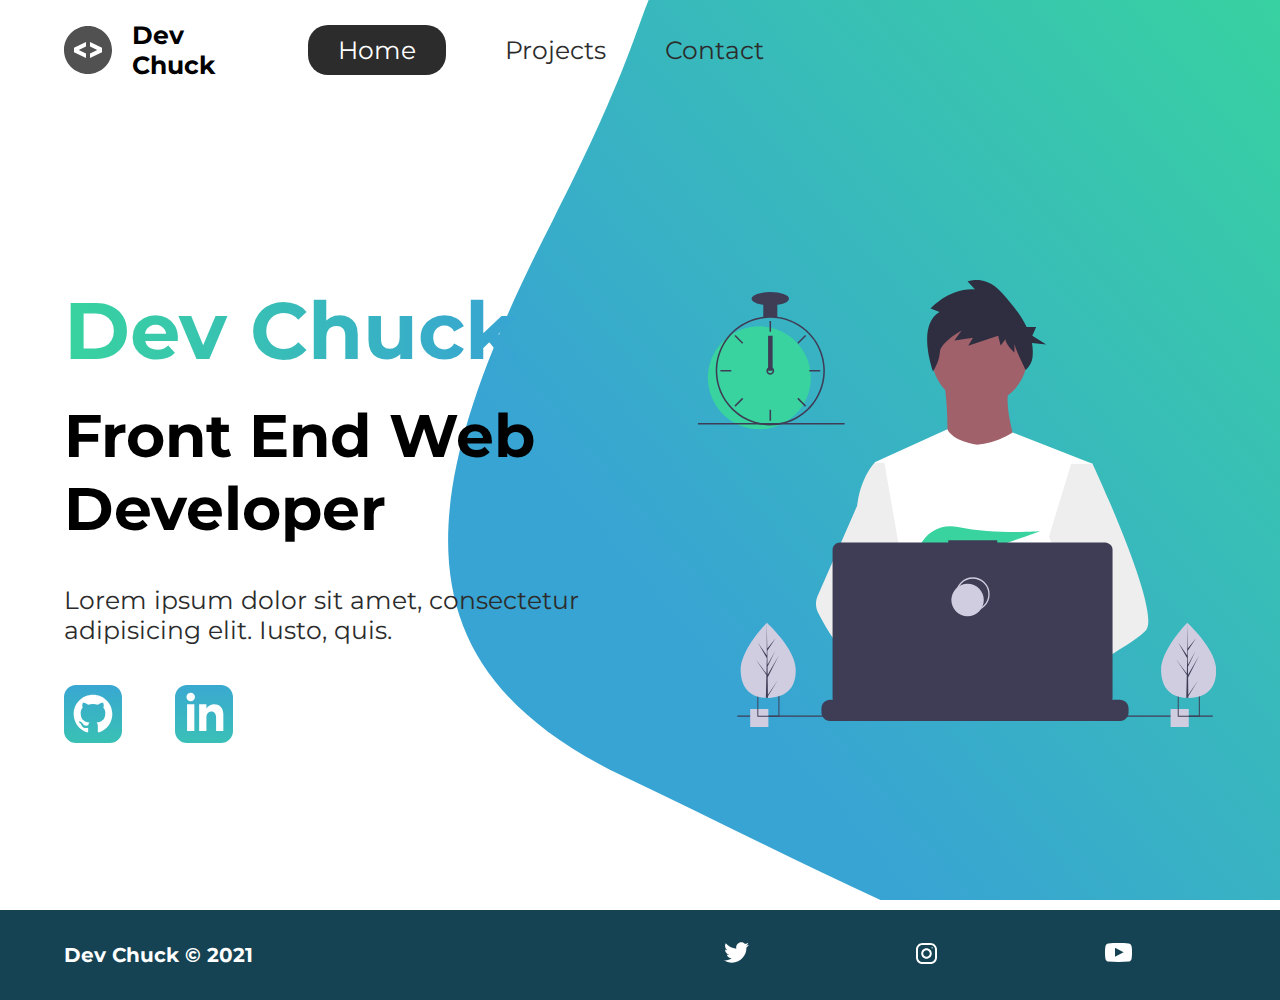
<file: index.html>
<!DOCTYPE html>
<html lang="en">
  <head>
    <meta charset="UTF-8" />
    <meta http-equiv="X-UA-Compatible" content="IE=edge" />
    <meta name="viewport" content="width=device-width, initial-scale=1.0" />
    <meta
      name="description"
      content="Dev Chuck is an aspiring front end developer seeking entry level job opportunities"
    />
    <meta name="robots" content="index,follow" />
    <link rel="preconnect" href="https://fonts.gstatic.com" />
    <link
      href="https://fonts.googleapis.com/css2?family=Montserrat:wght@400;500&display=swap"
      rel="stylesheet"
    />
    <link rel="stylesheet" href="./styles/style.css" />
    <title>Dev Chuck | Front End Developer</title>
  </head>
  <body>
    <header class="main-head">
      <nav>
        <div class="logo">
          <img src="./icons/code.svg" alt="logo" />
          <h1>Dev Chuck</h1>
        </div>
        <ul>
          <li><a class="active" href="/">Home</a></li>
          <li><a href="./projects/">Projects</a></li>
          <li><a href="./contact/">Contact</a></li>
        </ul>
      </nav>
    </header>
    <section class="intro">
      <div class="intro-text">
        <h2>Dev Chuck</h2>
        <h3>
          Front End Web <br />
          Developer
        </h3>
        <p>
          Lorem ipsum dolor sit amet, consectetur adipisicing elit. Iusto, quis.
        </p>
        <div class="intro-socials">
          <a href="#"
            ><img src="./icons/github.svg" alt="Github social link"
          /></a>
          <a href="#"
            ><img src="./icons/linked-in.svg" alt="Linkedin social link"
          /></a>
        </div>
      </div>
      <div class="intro-image">
        <svg
          width="799"
          height="690"
          viewBox="0 0 799 690"
          fill="none"
          xmlns="http://www.w3.org/2000/svg"
        >
          <g id="undraw_dev_productivity_umsq (1) 1" clip-path="url(#clip0)">
            <path
              id="Vector"
              d="M516.92 624.636C516.92 624.636 512.16 626.266 504.42 628.576C487.31 633.706 455.65 642.216 428.82 643.916C405.72 645.396 386.2 641.836 382.63 626.766C381.1 620.286 383.27 614.956 388 610.576C402.12 597.486 439 592.796 468.25 591.186C476.51 590.736 484.15 590.526 490.51 590.446C501.31 590.306 508.39 590.526 508.39 590.526L508.56 591.186L516.92 624.636Z"
              fill="#A0616A"
            />
            <path
              id="Vector_2"
              d="M436.99 672.586C418.61 695.346 342.73 647.666 316.19 629.886C310.41 626.016 306.97 623.566 306.97 623.566L331.25 591.186L338.94 580.936C338.94 580.936 345.82 584.586 355.99 590.526C356.36 590.746 356.73 590.966 357.11 591.186C365.88 596.336 376.89 603.066 388 610.576C403.33 620.946 418.83 632.776 428.82 643.916C438.59 654.806 443.08 665.036 436.99 672.586Z"
              fill="#A0616A"
            />
            <g id="me">
              <path
                id="Vector_3"
                d="M434.672 191.952C475.283 191.607 507.926 158.406 507.582 117.795C507.237 77.1832 474.036 44.5403 433.425 44.8847C392.813 45.2291 360.17 78.4303 360.515 119.042C360.859 159.653 394.06 192.296 434.672 191.952Z"
                fill="#A0616A"
              />
              <path
                id="Vector_4"
                d="M379.477 155.65C379.477 155.65 394.216 259.972 373.002 271.875C351.787 283.779 499.929 283.588 499.929 283.588C499.929 283.588 466.124 193.284 480.809 165.449L379.477 155.65Z"
                fill="#A0616A"
              />
              <path
                id="Vector_5"
                d="M608.101 283.199L596.257 339.402L571.214 458.308L570.49 464.815L562.138 540.138L556.582 590.177L552.857 623.79C528.584 636.526 510.988 645.326 510.988 645.326C510.988 645.326 509.404 637.719 506.871 627.99C489.805 633.265 458.218 642.043 431.404 643.97C441.266 654.777 445.842 664.969 439.817 672.57C421.63 695.485 345.349 648.45 318.659 630.896C318.077 635.158 317.879 639.464 318.068 643.762L297.626 628.314L299.331 592.359L302.206 531.522L305.819 455.229C304.448 451.975 303.294 448.634 302.364 445.228C295.956 423.161 288.032 379.057 281.928 342.067C277.016 312.298 273.302 287.138 272.517 281.785C272.411 281.086 272.358 280.726 272.358 280.726L384.363 230.094C392.509 248.556 429.865 253.809 429.865 253.809C460.756 251.417 484.847 234.913 484.847 234.913L608.101 283.199Z"
                fill="white"
              />
              <path
                id="Vector_6"
                d="M372.285 49.3811L358.49 43.9934C358.49 43.9934 386.969 12.1 426.99 14.513L415.635 2.22366C415.635 2.22366 443.04 -9.01799 468.283 19.6674C481.553 34.7467 496.908 52.4737 506.557 72.5077L521.281 72.3829L515.251 85.9663L536.874 99.3152L514.777 97.0719C516.155 104.471 516.421 112.034 515.566 119.511C514.683 126.991 510.928 133.835 505.094 138.598V138.598C505.094 138.598 487.743 103.449 487.696 97.9443L487.813 111.705C487.813 111.705 473.959 99.4371 473.889 91.1807L466.471 100.877L462.593 85.7717L416.475 101.301L423.87 88.8526L395.157 93.2246L406.278 77.9923C406.278 77.9923 373.932 96.1568 372.811 111.304C371.689 126.452 362.299 140.875 362.299 140.875C362.299 140.875 336.213 70.3294 372.285 49.3811Z"
                fill="#2F2E41"
              />
              <path
                id="Vector_7"
                d="M690.215 540.422C682.794 548.605 664.338 560.992 641.951 574.422C633.623 579.413 624.757 584.559 615.71 589.676C594.122 601.889 571.514 614.001 552.857 623.79C528.584 636.526 510.988 645.326 510.988 645.326C510.988 645.326 509.403 637.719 506.871 627.99C503.48 614.968 498.397 598.141 493.184 590.715C493.002 590.456 492.82 590.218 492.638 589.979C491.121 588.022 489.601 586.885 488.112 586.897L562.138 540.138L594.127 519.926L570.489 464.814L540.842 395.683L557.908 339.727L575.062 283.479L608.101 283.199C608.101 283.199 619.243 306.985 633.514 340.166C635.647 345.128 637.851 350.299 640.096 355.64C669.469 425.394 706.176 522.836 690.215 540.422Z"
                fill="#EEEEEE"
              />
              <path
                id="Vector_8"
                d="M358.123 591.2C355.41 591.212 352.702 591.456 350.029 591.928C327.074 596.073 320.47 616.94 318.659 630.896C318.077 635.158 317.879 639.464 318.068 643.761L297.626 628.314L290.178 622.687C272.316 616.628 256.353 605.733 242.483 592.84C230.449 581.456 219.634 568.849 210.213 555.223C200.831 541.793 192.448 527.692 185.134 513.034C183.094 508.943 181.977 504.454 181.864 499.884C181.751 495.314 182.644 490.775 184.48 486.588L209.154 430.327L245.218 348.098C245.471 346.146 245.752 344.237 246.059 342.371C252.995 300.511 272.367 281.786 272.367 281.786L287.286 281.659L297.778 341.932L310.813 416.815L302.364 445.227L282.839 510.845L302.205 531.522L358.123 591.2Z"
                fill="#EEEEEE"
              />
            </g>
            <path
              id="Vector_9"
              d="M372.877 415.806L385.631 430.686C390.37 429.783 395.319 428.721 400.416 427.529L396.752 415.806L405.71 426.256C459.707 412.975 526.637 387.155 526.637 387.155C526.637 387.155 454.379 392.453 400.428 380.666C376.558 375.451 351.998 387.284 342.202 409.668C336.508 422.679 337.403 433.951 357.596 433.951C364.419 433.835 371.223 433.195 377.949 432.037L372.877 415.806Z"
              fill="#38D39F"
            />
            <path
              id="Vector_10"
              d="M663.65 660.386V666.456C663.654 668.122 663.345 669.774 662.74 671.326C662.472 672.018 662.147 672.687 661.77 673.326C660.578 675.326 658.887 676.983 656.862 678.133C654.838 679.283 652.549 679.887 650.22 679.886H203.67C201.342 679.887 199.053 679.283 197.028 678.133C195.003 676.983 193.312 675.326 192.12 673.326C191.743 672.687 191.419 672.018 191.15 671.326C190.546 669.774 190.237 668.122 190.24 666.456V660.386C190.24 658.622 190.587 656.876 191.262 655.246C191.936 653.616 192.926 652.136 194.173 650.888C195.42 649.641 196.901 648.652 198.53 647.977C200.16 647.302 201.906 646.955 203.67 646.956H229.41V644.126C229.41 644.052 229.425 643.979 229.453 643.911C229.481 643.843 229.522 643.782 229.574 643.73C229.626 643.678 229.688 643.636 229.756 643.608C229.824 643.58 229.897 643.566 229.97 643.566H243.4C243.474 643.566 243.547 643.58 243.615 643.608C243.683 643.636 243.745 643.678 243.797 643.73C243.849 643.782 243.89 643.843 243.918 643.911C243.946 643.979 243.96 644.052 243.96 644.126V646.956H252.35V644.126C252.35 644.052 252.365 643.979 252.393 643.911C252.421 643.843 252.462 643.782 252.514 643.73C252.566 643.678 252.628 643.636 252.696 643.608C252.764 643.58 252.837 643.566 252.91 643.566H266.34C266.414 643.566 266.487 643.58 266.555 643.608C266.623 643.636 266.684 643.678 266.736 643.73C266.789 643.782 266.83 643.843 266.858 643.911C266.886 643.979 266.9 644.052 266.9 644.126V646.956H275.3V644.126C275.3 644.052 275.315 643.979 275.343 643.911C275.371 643.843 275.412 643.782 275.464 643.73C275.516 643.678 275.578 643.636 275.646 643.608C275.714 643.58 275.787 643.566 275.86 643.566H289.29C289.364 643.566 289.437 643.58 289.505 643.608C289.573 643.636 289.634 643.678 289.686 643.73C289.739 643.782 289.78 643.843 289.808 643.911C289.836 643.979 289.85 644.052 289.85 644.126V646.956H298.24V644.126C298.24 644.052 298.255 643.979 298.283 643.911C298.311 643.843 298.352 643.782 298.404 643.73C298.456 643.678 298.518 643.636 298.586 643.608C298.654 643.58 298.727 643.566 298.8 643.566H312.23C312.304 643.566 312.377 643.58 312.445 643.608C312.513 643.636 312.574 643.678 312.626 643.73C312.678 643.782 312.72 643.843 312.748 643.911C312.776 643.979 312.79 644.052 312.79 644.126V646.956H321.18V644.126C321.18 644.052 321.194 643.979 321.223 643.911C321.251 643.843 321.292 643.782 321.344 643.73C321.396 643.678 321.458 643.636 321.526 643.608C321.594 643.58 321.667 643.566 321.74 643.566H335.17C335.244 643.566 335.317 643.58 335.385 643.608C335.453 643.636 335.514 643.678 335.566 643.73C335.618 643.782 335.66 643.843 335.688 643.911C335.716 643.979 335.73 644.052 335.73 644.126V646.956H344.13V644.126C344.13 644.052 344.145 643.979 344.173 643.911C344.201 643.843 344.242 643.782 344.294 643.73C344.346 643.678 344.408 643.636 344.476 643.608C344.544 643.58 344.617 643.566 344.69 643.566H358.12C358.194 643.566 358.267 643.58 358.335 643.608C358.403 643.636 358.464 643.678 358.516 643.73C358.569 643.782 358.61 643.843 358.638 643.911C358.666 643.979 358.68 644.052 358.68 644.126V646.956H367.07V644.126C367.07 644.052 367.085 643.979 367.113 643.911C367.141 643.843 367.182 643.782 367.234 643.73C367.286 643.678 367.348 643.636 367.416 643.608C367.484 643.58 367.557 643.566 367.63 643.566H472.83C472.904 643.566 472.977 643.58 473.045 643.608C473.113 643.636 473.174 643.678 473.227 643.73C473.279 643.782 473.32 643.843 473.348 643.911C473.376 643.979 473.39 644.052 473.39 644.126V646.956H481.79V644.126C481.79 644.052 481.804 643.979 481.833 643.911C481.861 643.843 481.902 643.782 481.954 643.73C482.006 643.678 482.068 643.636 482.136 643.608C482.204 643.58 482.277 643.566 482.35 643.566H495.78C495.928 643.567 496.07 643.627 496.175 643.732C496.279 643.836 496.339 643.978 496.34 644.126V646.956H504.73V644.126C504.73 644.052 504.745 643.979 504.773 643.911C504.801 643.843 504.842 643.782 504.894 643.73C504.946 643.678 505.008 643.636 505.076 643.608C505.144 643.58 505.217 643.566 505.29 643.566H518.72C518.794 643.566 518.867 643.58 518.935 643.608C519.003 643.636 519.065 643.678 519.117 643.73C519.169 643.782 519.21 643.843 519.238 643.911C519.266 643.979 519.28 644.052 519.28 644.126V646.956H527.67V644.126C527.67 644.052 527.685 643.979 527.713 643.911C527.741 643.843 527.782 643.782 527.834 643.73C527.886 643.678 527.948 643.636 528.016 643.608C528.084 643.58 528.157 643.566 528.23 643.566H541.66C541.734 643.566 541.807 643.58 541.875 643.608C541.943 643.636 542.005 643.678 542.057 643.73C542.109 643.782 542.15 643.843 542.178 643.911C542.206 643.979 542.22 644.052 542.22 644.126V646.956H550.62V644.126C550.62 644.052 550.635 643.979 550.663 643.911C550.691 643.843 550.732 643.782 550.784 643.73C550.836 643.678 550.898 643.636 550.966 643.608C551.034 643.58 551.107 643.566 551.18 643.566H564.61C564.757 643.568 564.898 643.628 565.001 643.733C565.104 643.837 565.161 643.979 565.16 644.126V646.956H573.56V644.126C573.56 644.052 573.575 643.979 573.603 643.911C573.631 643.843 573.672 643.782 573.724 643.73C573.776 643.678 573.838 643.636 573.906 643.608C573.974 643.58 574.047 643.566 574.12 643.566H587.55C587.624 643.566 587.697 643.58 587.765 643.608C587.833 643.636 587.895 643.678 587.947 643.73C587.999 643.782 588.04 643.843 588.068 643.911C588.096 643.979 588.11 644.052 588.11 644.126V646.956H596.5V644.126C596.5 644.052 596.515 643.979 596.543 643.911C596.571 643.843 596.612 643.782 596.664 643.73C596.716 643.678 596.778 643.636 596.846 643.608C596.914 643.58 596.987 643.566 597.06 643.566H610.49C610.564 643.566 610.637 643.58 610.705 643.608C610.773 643.636 610.835 643.678 610.887 643.73C610.939 643.782 610.98 643.843 611.008 643.911C611.036 643.979 611.05 644.052 611.05 644.126V646.956H650.22C651.984 646.955 653.731 647.302 655.36 647.977C656.99 648.652 658.471 649.641 659.718 650.888C660.965 652.136 661.954 653.616 662.629 655.246C663.304 656.876 663.651 658.622 663.65 660.386Z"
              fill="#3F3D56"
            />
            <path
              id="Vector_11"
              d="M793.5 671.326H60.5V673.326H793.5V671.326Z"
              fill="#3F3D56"
            />
            <path
              id="Vector_12"
              d="M627.694 404.757H461.251V401.326H385.78V404.757H218.651C215.665 404.757 212.801 405.943 210.69 408.054C208.578 410.166 207.392 413.029 207.392 416.015V643.927C207.392 646.913 208.578 649.776 210.69 651.888C212.801 653.999 215.665 655.185 218.651 655.185H627.694C630.68 655.185 633.544 653.999 635.655 651.888C637.767 649.776 638.953 646.913 638.953 643.927V416.015C638.953 414.537 638.662 413.073 638.096 411.707C637.53 410.341 636.701 409.1 635.655 408.054C634.61 407.009 633.369 406.18 632.003 405.614C630.637 405.048 629.173 404.757 627.694 404.757Z"
              fill="#3F3D56"
            />
            <path
              id="Vector_13"
              d="M423.5 509.326C437.307 509.326 448.5 498.133 448.5 484.326C448.5 470.519 437.307 459.326 423.5 459.326C409.693 459.326 398.5 470.519 398.5 484.326C398.5 498.133 409.693 509.326 423.5 509.326Z"
              stroke="#D0CDE1"
              stroke-width="2"
              stroke-miterlimit="10"
            />
            <path
              id="Vector_14"
              d="M415.5 518.326C429.307 518.326 440.5 507.133 440.5 493.326C440.5 479.519 429.307 468.326 415.5 468.326C401.693 468.326 390.5 479.519 390.5 493.326C390.5 507.133 401.693 518.326 415.5 518.326Z"
              fill="#D0CDE1"
            />
            <path
              id="Vector_15"
              d="M108.446 661.223H80.4463V689.223H108.446V661.223Z"
              fill="#D0CDE1"
            />
            <path
              id="Vector_16"
              d="M91.4502 639.223V673.223H125.45V639.223H91.4502ZM123.97 671.743H92.9202V640.703H123.97V671.743Z"
              fill="#3F3D56"
            />
            <path
              id="Vector_17"
              d="M756.446 661.223H728.446V689.223H756.446V661.223Z"
              fill="#D0CDE1"
            />
            <path
              id="Vector_18"
              d="M739.45 639.223V673.223H773.45V639.223H739.45ZM771.97 671.743H740.92V640.703H771.97V671.743Z"
              fill="#3F3D56"
            />
            <path
              id="Vector_19"
              d="M94.5802 230.113C138.399 230.113 173.921 194.592 173.921 150.773C173.921 106.955 138.399 71.4326 94.5802 71.4326C50.7617 71.4326 15.2397 106.955 15.2397 150.773C15.2397 194.592 50.7617 230.113 94.5802 230.113Z"
              fill="#38D39F"
            />
            <path
              id="Vector_20"
              d="M122.229 56.4899C115.045 55.5763 107.774 55.5763 100.59 56.4899C84.586 58.5913 69.5203 65.2398 57.181 75.6465C44.8417 86.0532 35.7467 99.7813 30.9754 115.202C28.8053 122.229 27.5764 129.514 27.3208 136.864C27.2848 137.886 27.2607 138.92 27.2607 139.954C27.283 162.264 36.1559 183.655 51.932 199.431C67.7082 215.207 89.0989 224.08 111.41 224.103C113.201 224.103 114.992 224.042 116.759 223.934C120.907 223.674 125.03 223.103 129.093 222.227C148.495 218.055 165.798 207.161 177.947 191.468C190.095 175.776 196.308 156.295 195.487 136.467C194.665 116.638 186.863 97.738 173.459 83.1039C160.054 68.4698 141.909 59.0435 122.229 56.4899H122.229ZM137.748 217.347H137.736C130.959 219.659 123.905 221.062 116.759 221.518C114.992 221.638 113.201 221.698 111.41 221.698C89.7377 221.672 68.961 213.051 53.6367 197.727C38.3123 182.402 29.6914 161.626 29.6649 139.954C29.6649 138.92 29.689 137.886 29.725 136.864C30.5514 115.744 39.5156 95.7617 54.7411 81.1008C69.9666 66.44 90.273 58.237 111.41 58.2089C130.776 58.21 149.513 65.0865 164.283 77.6131C179.052 90.1398 188.895 107.503 192.057 126.61C195.219 145.716 191.496 165.325 181.55 181.942C171.604 198.559 156.081 211.106 137.748 217.347H137.748Z"
              fill="#3F3D56"
            />
            <path
              id="Vector_21"
              d="M112.612 63.0176H110.208V79.8474H112.612V63.0176Z"
              fill="#3F3D56"
            />
            <path
              id="Vector_22"
              d="M57.8578 84.7018L56.1577 86.4019L68.0582 98.3023L69.7582 96.6022L57.8578 84.7018Z"
              fill="#3F3D56"
            />
            <path
              id="Vector_23"
              d="M34.4736 138.751V141.156H51.3034V138.751H34.4736Z"
              fill="#3F3D56"
            />
            <path
              id="Vector_24"
              d="M56.1578 193.506L57.8579 195.206L69.7584 183.306L68.0583 181.606L56.1578 193.506Z"
              fill="#3F3D56"
            />
            <path
              id="Vector_25"
              d="M153.062 96.6022L154.762 98.3022L166.662 86.4018L164.962 84.7017L153.062 96.6022Z"
              fill="#3F3D56"
            />
            <path
              id="Vector_26"
              d="M171.516 138.751V141.156H188.346V138.751H171.516Z"
              fill="#3F3D56"
            />
            <path
              id="Vector_27"
              d="M154.762 181.605L153.062 183.305L164.962 195.206L166.662 193.506L154.762 181.605Z"
              fill="#3F3D56"
            />
            <path
              id="Vector_28"
              d="M112.612 200.06H110.208V216.89H112.612V200.06Z"
              fill="#3F3D56"
            />
            <path
              id="Vector_29"
              d="M115.016 135.145C113.976 134.365 112.711 133.943 111.41 133.943C110.11 133.943 108.844 134.365 107.804 135.145C107.091 135.686 106.505 136.375 106.085 137.165C105.552 138.181 105.322 139.329 105.421 140.473C105.52 141.616 105.944 142.707 106.644 143.617C107.343 144.527 108.288 145.218 109.368 145.608C110.447 145.997 111.616 146.07 112.735 145.817C113.855 145.564 114.878 144.996 115.685 144.179C116.492 143.363 117.048 142.333 117.288 141.21C117.528 140.088 117.441 138.92 117.039 137.846C116.636 136.771 115.935 135.834 115.017 135.145H115.016ZM111.41 143.56C110.454 143.557 109.539 143.176 108.863 142.501C108.187 141.825 107.807 140.909 107.804 139.954C107.808 139.224 108.03 138.513 108.441 137.91C108.793 137.4 109.271 136.989 109.828 136.718C110.386 136.446 111.004 136.323 111.623 136.361C112.241 136.398 112.84 136.594 113.361 136.931C113.881 137.267 114.307 137.732 114.595 138.281C114.883 138.83 115.025 139.444 115.007 140.063C114.989 140.683 114.811 141.287 114.491 141.818C114.17 142.349 113.719 142.788 113.179 143.093C112.639 143.398 112.03 143.559 111.41 143.56V143.56Z"
              fill="#3F3D56"
            />
            <path
              id="Vector_30"
              d="M122.229 35.3687H100.591V57.007H122.229V35.3687Z"
              fill="#3F3D56"
            />
            <path
              id="Vector_31"
              d="M111.41 38.9748C127.344 38.9748 140.261 34.4 140.261 28.7567C140.261 23.1134 127.344 18.5386 111.41 18.5386C95.4757 18.5386 82.5586 23.1134 82.5586 28.7567C82.5586 34.4 95.4757 38.9748 111.41 38.9748Z"
              fill="#3F3D56"
            />
            <path id="clock-arrow" d="M115 86H108V140H115V86Z" fill="#3F3D56" />
            <path
              id="Vector_32"
              d="M226 220.44H0V222.844H226V220.44Z"
              fill="#3F3D56"
            />
            <g id="plant-left">
              <path
                id="Vector_33"
                d="M150.594 599.754C151.527 631.704 132.858 643.413 109.43 644.097C108.886 644.113 108.344 644.123 107.805 644.126C106.719 644.135 105.643 644.117 104.577 644.072C83.3891 643.193 66.6172 631.945 65.7495 602.232C64.8515 571.482 103.018 531.529 105.882 528.574L105.887 528.571C105.996 528.458 106.052 528.402 106.052 528.402C106.052 528.402 149.661 567.807 150.594 599.754Z"
                fill="#D0CDE1"
              />
              <path
                id="Vector_34"
                d="M107.744 639.255L122.626 617.124L107.774 641.636L107.805 644.126C106.719 644.135 105.643 644.117 104.577 644.072L105.315 612.06L105.295 611.813L105.322 611.766L105.393 608.741L89.0952 585.078L105.374 606.477L105.432 607.116L105.989 582.93L91.9122 558.397L106.029 578.681L105.882 528.574L105.882 528.407L105.887 528.571L106.821 568.062L119.651 552.021L106.863 571.464L107.143 593.098L118.949 571.984L107.187 596.279L107.343 608.308L124.512 578.897L107.395 612.505L107.744 639.255Z"
                fill="#3F3D56"
              />
            </g>
            <g id="plant-right">
              <path
                id="Vector_35"
                d="M798.594 599.754C799.527 631.704 780.858 643.413 757.43 644.097C756.886 644.113 756.344 644.123 755.805 644.126C754.719 644.135 753.643 644.117 752.577 644.072C731.389 643.193 714.617 631.945 713.749 602.232C712.851 571.482 751.018 531.529 753.882 528.574L753.887 528.571C753.996 528.458 754.052 528.402 754.052 528.402C754.052 528.402 797.661 567.807 798.594 599.754Z"
                fill="#D0CDE1"
              />
              <path
                id="Vector_36"
                d="M755.744 639.255L770.626 617.124L755.774 641.636L755.805 644.126C754.719 644.135 753.643 644.117 752.577 644.072L753.315 612.06L753.295 611.813L753.323 611.766L753.393 608.741L737.095 585.078L753.374 606.477L753.432 607.116L753.989 582.93L739.912 558.397L754.029 578.681L753.882 528.574L753.882 528.407L753.887 528.571L754.821 568.062L767.651 552.021L754.864 571.464L755.143 593.098L766.949 571.984L755.187 596.279L755.343 608.308L772.512 578.897L755.395 612.505L755.744 639.255Z"
                fill="#3F3D56"
              />
            </g>
          </g>
          <defs>
            <clipPath id="clip0">
              <rect width="798.627" height="689.223" fill="white" />
            </clipPath>
          </defs>
        </svg>
        <img class="splash" src="./img/splash.svg" alt="" />
      </div>
    </section>
    <footer>
      <h4>Dev Chuck &copy; 2021</h4>
      <ul>
        <li>
          <a href="#"
            ><img src="./icons/twitter 1.svg" alt="Twitter social link"
          /></a>
        </li>
        <li>
          <a href="#"
            ><img src="./icons/instagram 1.svg" alt="Instagram social link"
          /></a>
        </li>
        <li>
          <a href="#"
            ><img src="./icons/youtube-symbol 1.svg" alt="Youtube social link"
          /></a>
        </li>
      </ul>
    </footer>
  </body>
</html>
</file>
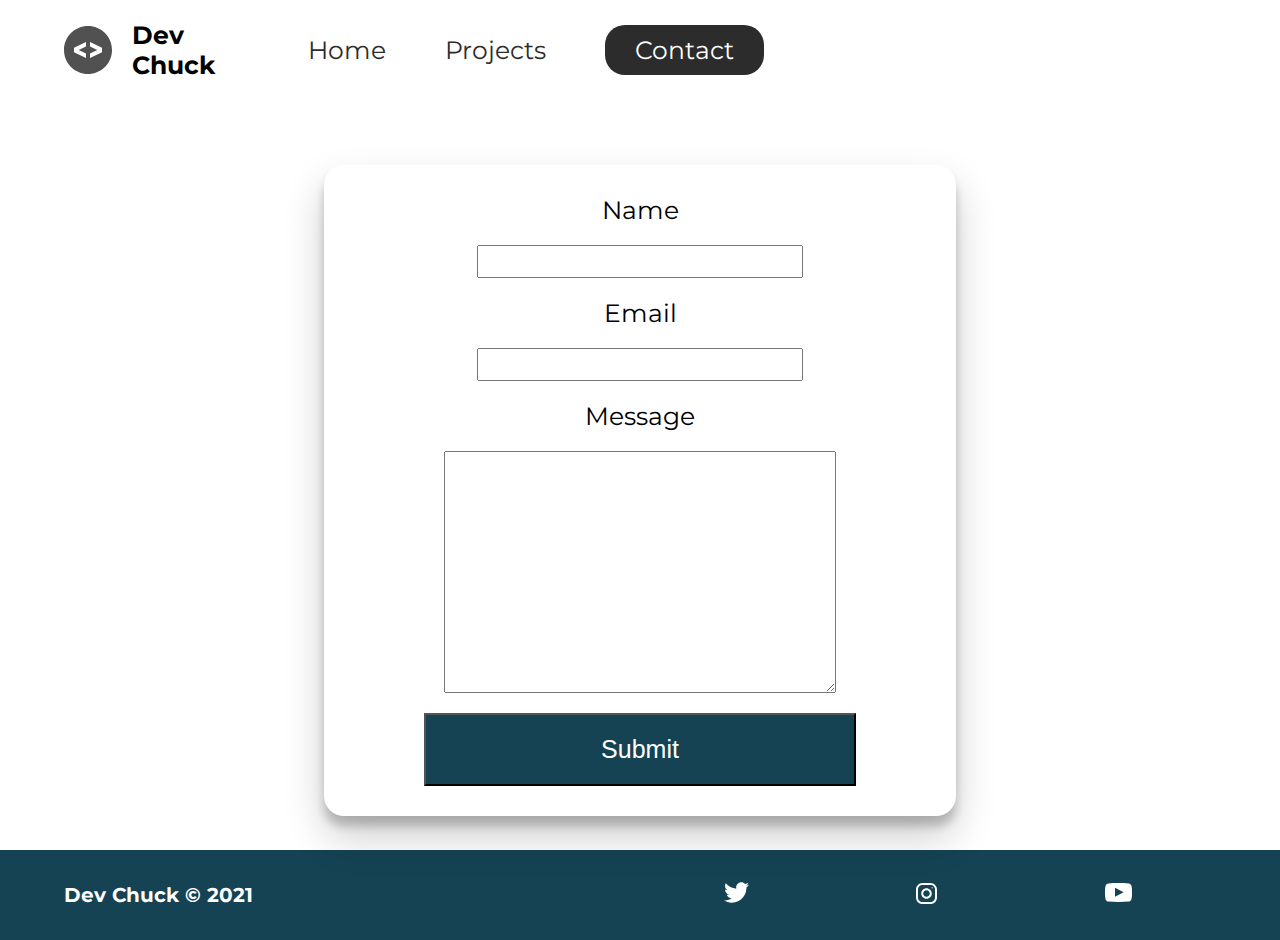
<file: contact/index.html>
<!DOCTYPE html>
<html lang="en">
  <head>
    <meta charset="UTF-8" />
    <meta http-equiv="X-UA-Compatible" content="IE=edge" />
    <meta name="viewport" content="width=device-width, initial-scale=1.0" />
    <meta
      name="description"
      content="Dev Chuck is an aspiring front end developer seeking entry level job opportunities"
    />
    <meta name="robots" content="index,follow" />
    <link rel="preconnect" href="https://fonts.gstatic.com" />
    <link
      href="https://fonts.googleapis.com/css2?family=Montserrat:wght@400;500&display=swap"
      rel="stylesheet"
    />
    <link rel="stylesheet" href="../styles/style.css" />
    <title>Dev Chuck | Front End Developer</title>
  </head>
  <body>
    <header class="main-head">
      <nav>
        <div class="logo">
          <img src="../icons/code.svg" alt="logo" />
          <h1>Dev Chuck</h1>
        </div>
        <ul>
          <li><a href="../index.html">Home</a></li>
          <li><a href="../projects/">Projects</a></li>
          <li><a class="active" href="./index.html">Contact</a></li>
        </ul>
      </nav>
    </header>
    <section class="form-section">
      <form action="https://formspree.io/f/xbjqrypq" method="POST">
        <label for="name">Name</label>
        <input type="text" name="name" id="name" required />
        <label for="email">Email</label>
        <input type="email" name="email" id="email" required />
        <label for="message">Message</label>
        <textarea name="message" id="message" cols="30" rows="10"></textarea>
        <button type="submit">Submit</button>
      </form>
    </section>
    <footer>
      <h4>Dev Chuck &copy; 2021</h4>
      <ul>
        <li>
          <a href="#"
            ><img src="../icons/twitter 1.svg" alt="Twitter social link"
          /></a>
        </li>
        <li>
          <a href="#"
            ><img src="../icons/instagram 1.svg" alt="Instagram social link"
          /></a>
        </li>
        <li>
          <a href="#"
            ><img src="../icons/youtube-symbol 1.svg" alt="Youtube social link"
          /></a>
        </li>
      </ul>
    </footer>
  </body>
</html>
</file>
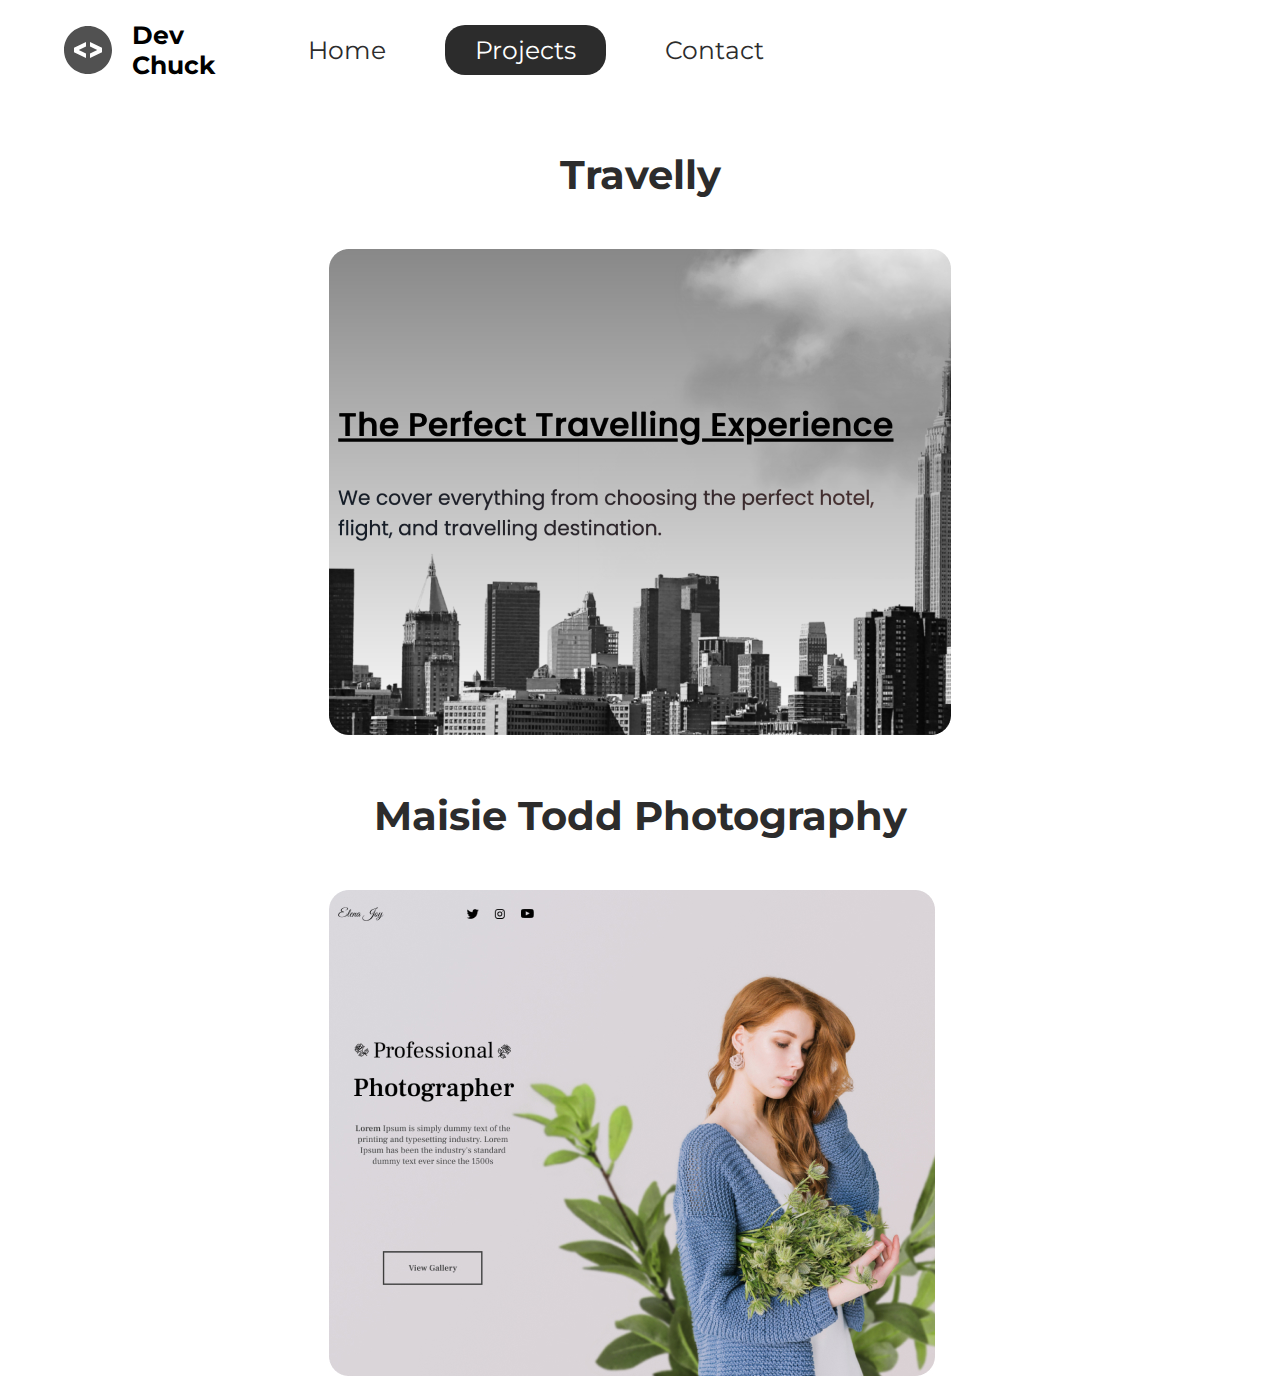
<file: projects/index.html>
<!DOCTYPE html>
<html lang="en">
  <head>
    <meta charset="UTF-8" />
    <meta http-equiv="X-UA-Compatible" content="IE=edge" />
    <meta name="viewport" content="width=device-width, initial-scale=1.0" />
    <meta
      name="description"
      content="Dev Chuck is an aspiring front end developer seeking entry level job opportunities"
    />
    <meta name="robots" content="index,follow" />
    <link rel="preconnect" href="https://fonts.gstatic.com" />
    <link
      href="https://fonts.googleapis.com/css2?family=Montserrat:wght@400;500&display=swap"
      rel="stylesheet"
    />
    <link rel="stylesheet" href="../styles/style.css" />
    <title>Dev Chuck | Front End Developer</title>
  </head>
  <body>
    <header class="main-head">
      <nav>
        <div class="logo">
          <img src="../icons/code.svg" alt="logo" />
          <h1>Dev Chuck</h1>
        </div>
        <ul>
          <li><a href="../index.html">Home</a></li>
          <li><a class="active" href="./index.html">Projects</a></li>
          <li><a href="/">Contact</a></li>
        </ul>
      </nav>
    </header>
    <section class="projects">
      <div class="travelly">
        <a href="https://terryheewonkim.github.io/Travelly-Project/">
          <h2>Travelly</h2>
        </a>
        <a href="https://terryheewonkim.github.io/Travelly-Project/">
          <img src="../img/travelly.png" alt="Travelly project" />
        </a>
      </div>
      <div class="photography">
        <a href="https://terryheewonkim.github.io/Photography-Project/">
          <h2>Maisie Todd Photography</h2>
        </a>
        <a href="https://terryheewonkim.github.io/Photography-Project/">
          <img
            src="../img/elena-joy.jpg"
            alt="Maisie Todd photography project"
          />
        </a>
      </div>
    </section>
  </body>
</html>
</file>
<file: styles/style.css>
* {
  -webkit-box-sizing: border-box;
          box-sizing: border-box;
  margin: 0;
  padding: 0;
}

html {
  font-size: 62.5%;
}

body {
  font-family: "Montserrat", sans-serif;
}

h1 {
  font-size: 2.5rem;
}

li,
button,
label,
input,
a,
p {
  font-size: 2.5rem;
}

h2 {
  font-size: 4rem;
}

h3 {
  font-size: 2.5rem;
}

h4,
h5 {
  font-size: 2rem;
}

ul {
  list-style-type: none;
}

a {
  text-decoration: none;
  color: #2c2c2c;
}

.main-head {
  width: 95%;
  margin: 0 0 0 auto;
}

nav {
  display: -webkit-box;
  display: -ms-flexbox;
  display: flex;
  -webkit-box-pack: justify;
      -ms-flex-pack: justify;
          justify-content: space-between;
  -webkit-box-align: center;
      -ms-flex-align: center;
          align-items: center;
  -webkit-box-orient: horizontal;
  -webkit-box-direction: normal;
      -ms-flex-direction: row;
          flex-direction: row;
  min-height: 10vh;
  width: 60%;
  -ms-flex-wrap: wrap;
      flex-wrap: wrap;
}

nav .logo {
  display: -webkit-box;
  display: -ms-flexbox;
  display: flex;
  -webkit-box-pack: start;
      -ms-flex-pack: start;
          justify-content: flex-start;
  -webkit-box-align: center;
      -ms-flex-align: center;
          align-items: center;
  -webkit-box-orient: horizontal;
  -webkit-box-direction: normal;
      -ms-flex-direction: row;
          flex-direction: row;
  -webkit-box-flex: 1;
      -ms-flex: 1 1 10rem;
          flex: 1 1 10rem;
}

nav .logo h1 {
  margin: 2rem;
}

nav ul {
  display: -webkit-box;
  display: -ms-flexbox;
  display: flex;
  -ms-flex-pack: distribute;
      justify-content: space-around;
  -webkit-box-align: center;
      -ms-flex-align: center;
          align-items: center;
  -webkit-box-orient: horizontal;
  -webkit-box-direction: normal;
      -ms-flex-direction: row;
          flex-direction: row;
  -webkit-box-flex: 1;
      -ms-flex: 1 1 40rem;
          flex: 1 1 40rem;
}

.intro {
  min-height: 90vh;
  width: 90%;
  margin: auto;
  display: -webkit-box;
  display: -ms-flexbox;
  display: flex;
  -webkit-box-pack: justify;
      -ms-flex-pack: justify;
          justify-content: space-between;
  -webkit-box-align: center;
      -ms-flex-align: center;
          align-items: center;
  -webkit-box-orient: horizontal;
  -webkit-box-direction: normal;
      -ms-flex-direction: row;
          flex-direction: row;
  -ms-flex-wrap: wrap;
      flex-wrap: wrap;
}

.intro h2 {
  display: inline-block;
  font-size: 8rem;
  padding-top: 2rem;
  background: -webkit-gradient(linear, left top, right top, from(#38d39f), to(#38a4d3));
  background: linear-gradient(left, #38d39f, #38a4d3);
  background-clip: text;
  -webkit-text-fill-color: transparent;
}

.intro h3 {
  font-size: 6rem;
  padding: 2rem 0;
}

.intro p {
  padding-top: 2rem;
  color: #2c2c2c;
}

.intro-image {
  text-align: end;
}

svg {
  width: 90%;
  height: auto;
}

.splash {
  position: absolute;
  top: 0;
  right: 0;
  height: 100%;
  z-index: -1;
}

.intro-socials {
  margin-top: 4rem;
}

.intro-socials a {
  margin-right: 5rem;
}

.active {
  background: #2c2c2c;
  color: #fff;
  padding: 1rem 3rem;
  border-radius: 2rem;
}

.intro-text,
.intro-image {
  -webkit-box-flex: 1;
      -ms-flex: 1 1 40rem;
          flex: 1 1 40rem;
}

#plant-left {
  -webkit-animation: leaf 1500ms ease infinite alternate;
          animation: leaf 1500ms ease infinite alternate;
}

#plant-right {
  -webkit-animation: leaf 1500ms ease infinite alternate 500ms;
          animation: leaf 1500ms ease infinite alternate 500ms;
}

#me {
  -webkit-animation: me 1500ms ease infinite alternate;
          animation: me 1500ms ease infinite alternate;
  -webkit-transform-origin: bottom;
          transform-origin: bottom;
}

#clock-arrow {
  -webkit-animation: clock 1500ms infinite linear;
          animation: clock 1500ms infinite linear;
  transform-box: fill-box;
  -webkit-transform-origin: bottom;
          transform-origin: bottom;
}

@-webkit-keyframes leaf {
  from {
    -webkit-transform: translateY(0%);
            transform: translateY(0%);
  }
  to {
    -webkit-transform: translateY(-30%);
            transform: translateY(-30%);
  }
}

@keyframes leaf {
  from {
    -webkit-transform: translateY(0%);
            transform: translateY(0%);
  }
  to {
    -webkit-transform: translateY(-30%);
            transform: translateY(-30%);
  }
}

@-webkit-keyframes me {
  from {
    -webkit-transform: rotateZ(-5deg);
            transform: rotateZ(-5deg);
  }
  to {
    -webkit-transform: rotateZ(5deg);
            transform: rotateZ(5deg);
  }
}

@keyframes me {
  from {
    -webkit-transform: rotateZ(-5deg);
            transform: rotateZ(-5deg);
  }
  to {
    -webkit-transform: rotateZ(5deg);
            transform: rotateZ(5deg);
  }
}

@-webkit-keyframes clock {
  from {
    -webkit-transform: rotateZ(0deg);
            transform: rotateZ(0deg);
  }
  to {
    -webkit-transform: rotateZ(360deg);
            transform: rotateZ(360deg);
  }
}

@keyframes clock {
  from {
    -webkit-transform: rotateZ(0deg);
            transform: rotateZ(0deg);
  }
  to {
    -webkit-transform: rotateZ(360deg);
            transform: rotateZ(360deg);
  }
}

.projects {
  width: 90%;
  margin: auto;
  min-height: 90vh;
  display: -webkit-box;
  display: -ms-flexbox;
  display: flex;
  -webkit-box-pack: justify;
      -ms-flex-pack: justify;
          justify-content: space-between;
  -webkit-box-align: center;
      -ms-flex-align: center;
          align-items: center;
  -webkit-box-orient: horizontal;
  -webkit-box-direction: normal;
      -ms-flex-direction: row;
          flex-direction: row;
  text-align: center;
  -ms-flex-wrap: wrap;
      flex-wrap: wrap;
}

.projects h2 {
  margin: 5rem;
}

.travelly,
.photography {
  -webkit-box-flex: 1;
      -ms-flex: 1 1 40rem;
          flex: 1 1 40rem;
}

.form-section {
  min-height: 80vh;
  display: -webkit-box;
  display: -ms-flexbox;
  display: flex;
  -webkit-box-pack: center;
      -ms-flex-pack: center;
          justify-content: center;
  -webkit-box-align: center;
      -ms-flex-align: center;
          align-items: center;
  -webkit-box-orient: horizontal;
  -webkit-box-direction: normal;
      -ms-flex-direction: row;
          flex-direction: row;
  margin-top: 3rem;
}

.form-section form {
  padding: 3rem 10rem;
  -webkit-box-shadow: 0px 10px 10px rgba(0, 0, 0, 0.2), 0px 20px 40px rgba(0, 0, 0, 0.2);
          box-shadow: 0px 10px 10px rgba(0, 0, 0, 0.2), 0px 20px 40px rgba(0, 0, 0, 0.2);
  display: -webkit-box;
  display: -ms-flexbox;
  display: flex;
  -webkit-box-pack: center;
      -ms-flex-pack: center;
          justify-content: center;
  -webkit-box-align: center;
      -ms-flex-align: center;
          align-items: center;
  -webkit-box-orient: vertical;
  -webkit-box-direction: normal;
      -ms-flex-direction: column;
          flex-direction: column;
  border-radius: 2rem;
}

.form-section form input,
.form-section form textarea {
  margin: 2rem;
}

.form-section form input:focus,
.form-section form textarea:focus {
  outline: 2px solid #000;
}

.form-section form textarea {
  font-family: "Montserrat", sans-serif;
  font-size: 2rem;
}

.form-section form button {
  width: 100%;
  padding: 2rem;
  background: #154353;
  color: #fff;
  cursor: pointer;
}

.form-section form button:focus {
  background: #33696b;
}

footer {
  background: #154353;
  color: #fff;
  min-height: 10vh;
  padding: 0% 5%;
  display: -webkit-box;
  display: -ms-flexbox;
  display: flex;
  -webkit-box-pack: start;
      -ms-flex-pack: start;
          justify-content: flex-start;
  -webkit-box-align: center;
      -ms-flex-align: center;
          align-items: center;
  -webkit-box-orient: horizontal;
  -webkit-box-direction: normal;
      -ms-flex-direction: row;
          flex-direction: row;
}

footer ul {
  -webkit-box-flex: 1;
      -ms-flex: 1 1 40rem;
          flex: 1 1 40rem;
  display: -webkit-box;
  display: -ms-flexbox;
  display: flex;
  -ms-flex-pack: distribute;
      justify-content: space-around;
  -webkit-box-align: center;
      -ms-flex-align: center;
          align-items: center;
  -webkit-box-orient: horizontal;
  -webkit-box-direction: normal;
      -ms-flex-direction: row;
          flex-direction: row;
}

footer h4 {
  -webkit-box-flex: 1;
      -ms-flex: 1 1 40rem;
          flex: 1 1 40rem;
}

@media screen and (max-width: 1004px) {
  nav {
    width: 100%;
  }
}

@media screen and (max-width: 915px) {
  html {
    font-size: 53%;
  }
  nav {
    width: 100%;
  }
  .splash {
    right: -8%;
  }
  svg {
    width: 80%;
  }
}

@media screen and (max-width: 768px) {
  html {
    font-size: 45%;
  }
  .main-head {
    width: 100%;
  }
  nav .logo {
    display: -webkit-box;
    display: -ms-flexbox;
    display: flex;
    -webkit-box-pack: center;
        -ms-flex-pack: center;
            justify-content: center;
    -webkit-box-align: center;
        -ms-flex-align: center;
            align-items: center;
    -webkit-box-orient: vertical;
    -webkit-box-direction: normal;
        -ms-flex-direction: column;
            flex-direction: column;
    -webkit-box-flex: 1;
        -ms-flex: 1 1 20rem;
            flex: 1 1 20rem;
    margin-top: 2rem;
  }
  nav ul {
    -webkit-box-flex: 1;
        -ms-flex: 1 1 60rem;
            flex: 1 1 60rem;
    margin: 2rem 0;
  }
  .splash {
    display: none;
  }
  .intro-text {
    margin-top: 5rem;
    text-align: center;
  }
  .intro-socials {
    display: -webkit-box;
    display: -ms-flexbox;
    display: flex;
    -webkit-box-pack: center;
        -ms-flex-pack: center;
            justify-content: center;
    -webkit-box-align: center;
        -ms-flex-align: center;
            align-items: center;
    -webkit-box-orient: horizontal;
    -webkit-box-direction: normal;
        -ms-flex-direction: row;
            flex-direction: row;
  }
  .intro-socials a {
    margin: 2rem;
  }
  .intro-image {
    text-align: center;
  }
  .travelly,
  .photography {
    -webkit-box-flex: 1;
        -ms-flex: 1 1 50rem;
            flex: 1 1 50rem;
  }
  .travelly img,
  .photography img {
    width: 100%;
    height: 100%;
  }
  .form-section {
    margin: 0 1.5rem;
  }
  form {
    padding: 0;
    width: 100%;
  }
}
/*# sourceMappingURL=style.css.map */
</file>
